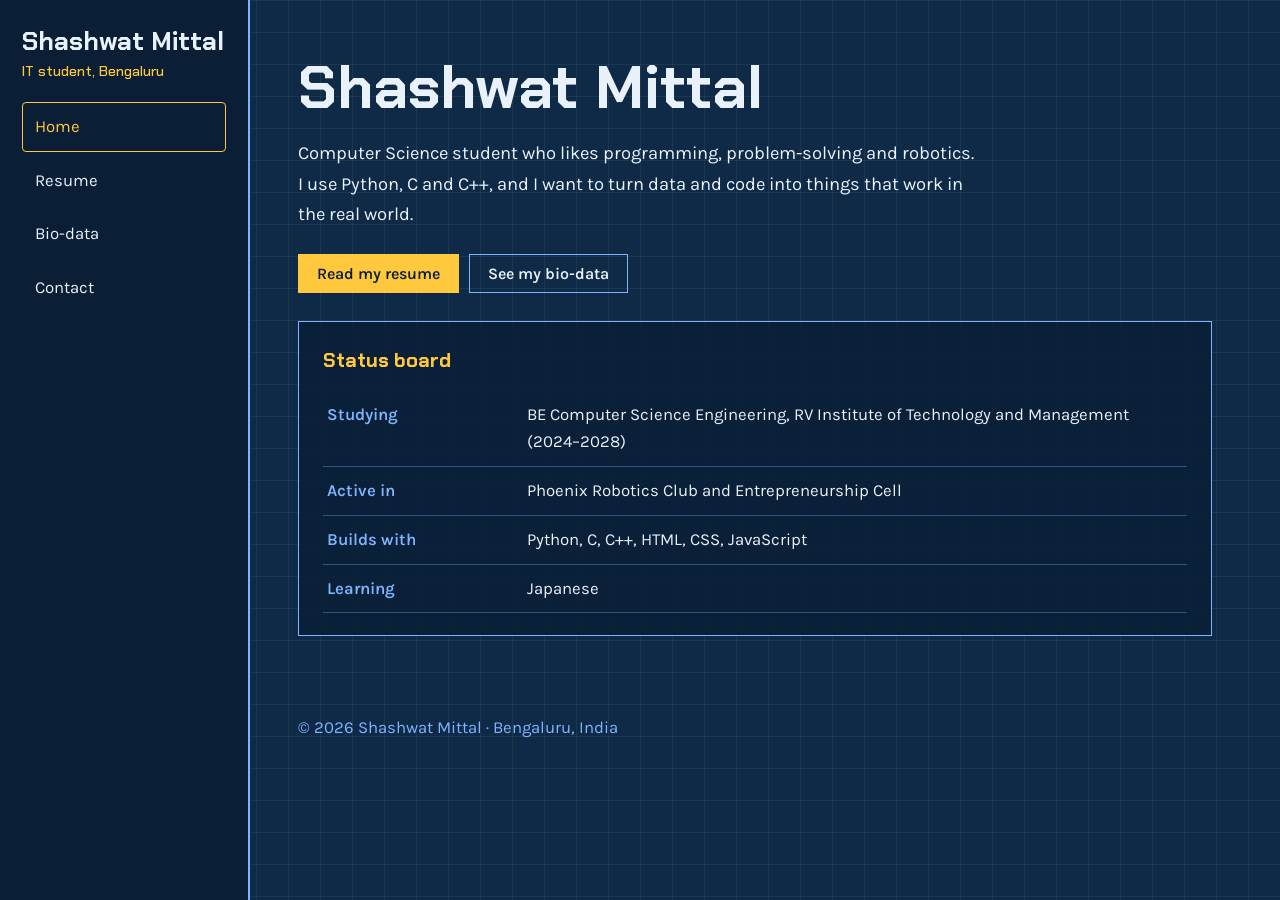
<file: index.html>
<!DOCTYPE html><html lang="en"><head><meta charset="UTF-8"><meta name="viewport" content="width=device-width,initial-scale=1"><title>Home | Shashwat Mittal</title><link rel="preconnect" href="https://fonts.googleapis.com"><link href="https://fonts.googleapis.com/css2?family=Chakra+Petch:wght@500;700&family=Karla:wght@400;600&display=swap" rel="stylesheet"><link rel="stylesheet" href="style.css"></head><body><aside id="side"><div class="brand">Shashwat Mittal<small>IT student, Bengaluru</small></div><button id="menu" aria-expanded="false">Menu</button><nav><a href="index.html" data-p="index">Home</a><a href="resume.html" data-p="resume">Resume</a><a href="biodata.html" data-p="biodata">Bio-data</a><a href="contact.html" data-p="contact">Contact</a></nav></aside><main>
<h1>Shashwat Mittal</h1>
<p class="lead">Computer Science student who likes programming, problem-solving and robotics. I use Python, C and C++, and I want to turn data and code into things that work in the real world.</p>
<a class="btn" href="resume.html">Read my resume</a><a class="btn alt" href="biodata.html">See my bio-data</a>
<div class="panel"><h2>Status board</h2><dl>
<dt>Studying</dt><dd>BE Computer Science Engineering, RV Institute of Technology and Management (2024&ndash;2028)</dd>
<dt>Active in</dt><dd>Phoenix Robotics Club and Entrepreneurship Cell</dd>
<dt>Builds with</dt><dd>Python, C, C++, HTML, CSS, JavaScript</dd>
<dt>Learning</dt><dd>Japanese</dd></dl></div>
</main><footer>&copy; 2026 Shashwat Mittal &middot; Bengaluru, India</footer><script src="https://cdnjs.cloudflare.com/ajax/libs/jquery/3.7.1/jquery.min.js"></script><script src="script.js"></script></body></html>
</file>
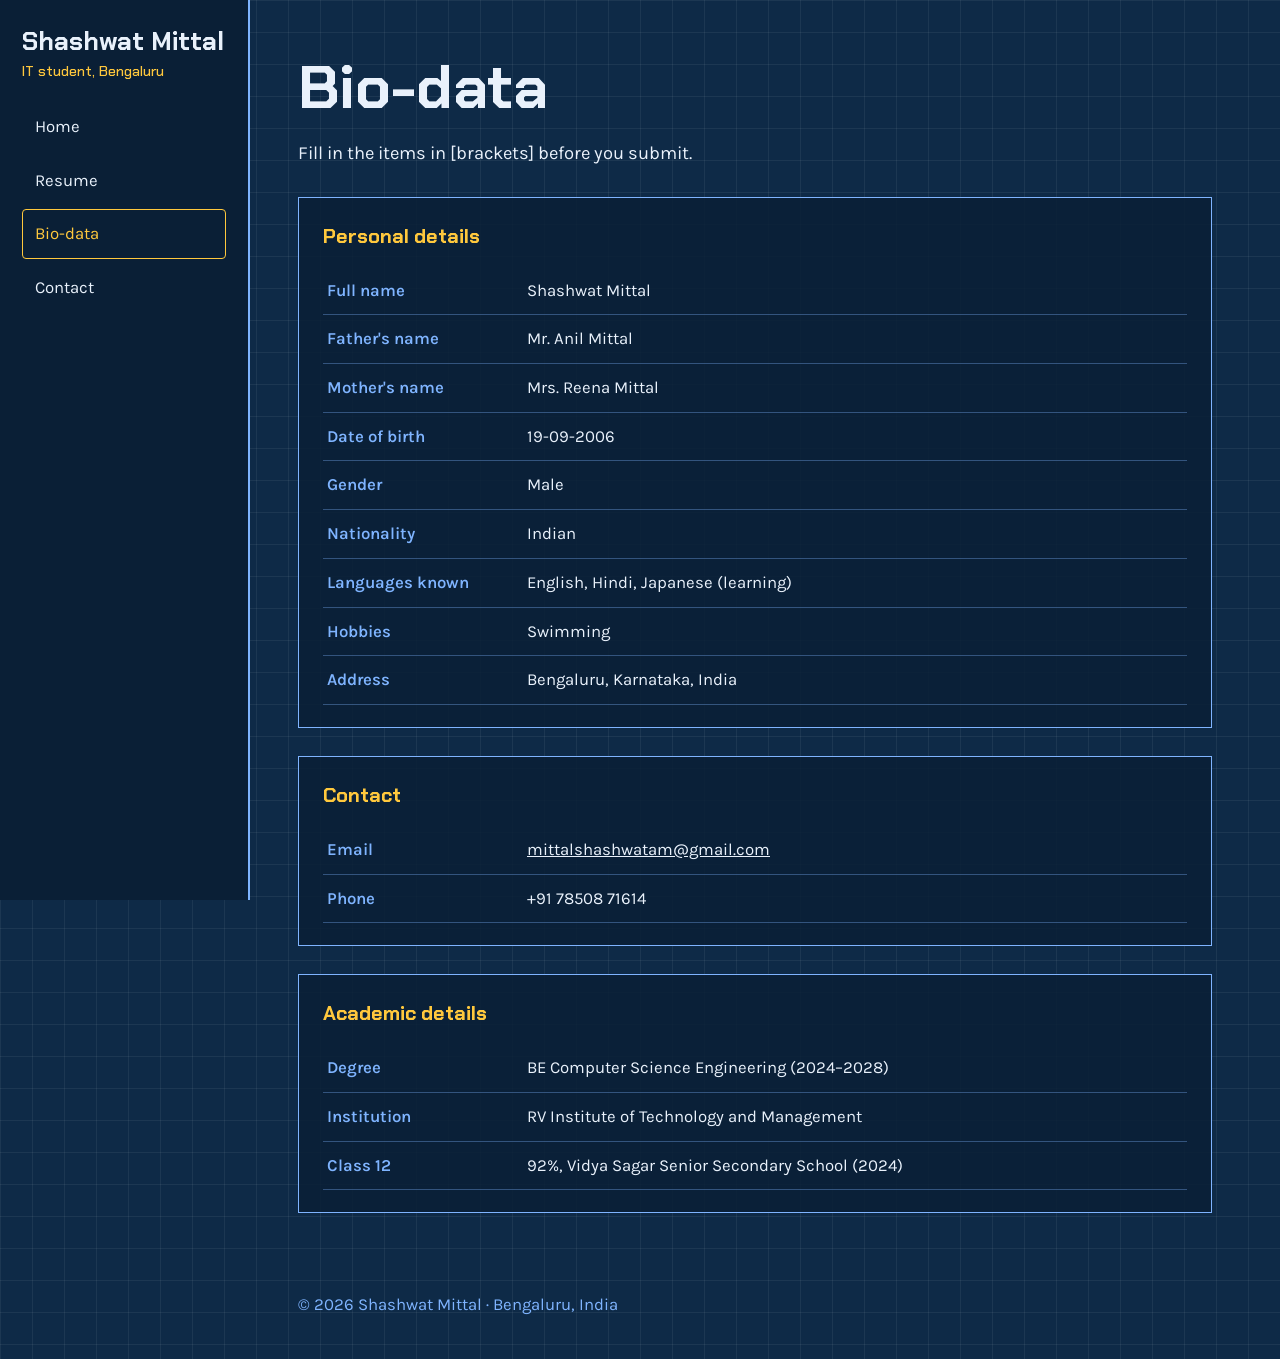
<file: biodata.html>
<!DOCTYPE html><html lang="en"><head><meta charset="UTF-8"><meta name="viewport" content="width=device-width,initial-scale=1"><title>Bio-data | Shashwat Mittal</title><link rel="preconnect" href="https://fonts.googleapis.com"><link href="https://fonts.googleapis.com/css2?family=Chakra+Petch:wght@500;700&family=Karla:wght@400;600&display=swap" rel="stylesheet"><link rel="stylesheet" href="style.css"></head><body><aside id="side"><div class="brand">Shashwat Mittal<small>IT student, Bengaluru</small></div><button id="menu" aria-expanded="false">Menu</button><nav><a href="index.html" data-p="index">Home</a><a href="resume.html" data-p="resume">Resume</a><a href="biodata.html" data-p="biodata">Bio-data</a><a href="contact.html" data-p="contact">Contact</a></nav></aside><main>
<h1>Bio-data</h1><p class="lead">Fill in the items in [brackets] before you submit.</p>
<div class="panel"><h2>Personal details</h2><dl>
<dt>Full name</dt><dd>Shashwat Mittal</dd>
<dt>Father's name</dt><dd>Mr. Anil Mittal</dd>
<dt>Mother's name</dt><dd>Mrs. Reena Mittal</dd>
<dt>Date of birth</dt><dd>19-09-2006</dd>
<dt>Gender</dt><dd>Male</dd>
<dt>Nationality</dt><dd>Indian</dd>
<dt>Languages known</dt><dd>English, Hindi, Japanese (learning)</dd>
<dt>Hobbies</dt><dd>Swimming</dd>
<dt>Address</dt><dd>Bengaluru, Karnataka, India</dd></dl></div>
<div class="panel"><h2>Contact</h2><dl>
<dt>Email</dt><dd><a style="color:inherit" href="mailto:mittalshashwatam@gmail.com">mittalshashwatam@gmail.com</a></dd>
<dt>Phone</dt><dd>+91 78508 71614</dd></dl></div>
<div class="panel"><h2>Academic details</h2><dl>
<dt>Degree</dt><dd>BE Computer Science Engineering (2024&ndash;2028)</dd>
<dt>Institution</dt><dd>RV Institute of Technology and Management</dd>
<dt>Class 12</dt><dd>92%, Vidya Sagar Senior Secondary School (2024)</dd></dl></div>
</main><footer>&copy; 2026 Shashwat Mittal &middot; Bengaluru, India</footer><script src="https://cdnjs.cloudflare.com/ajax/libs/jquery/3.7.1/jquery.min.js"></script><script src="script.js"></script></body></html>
</file>
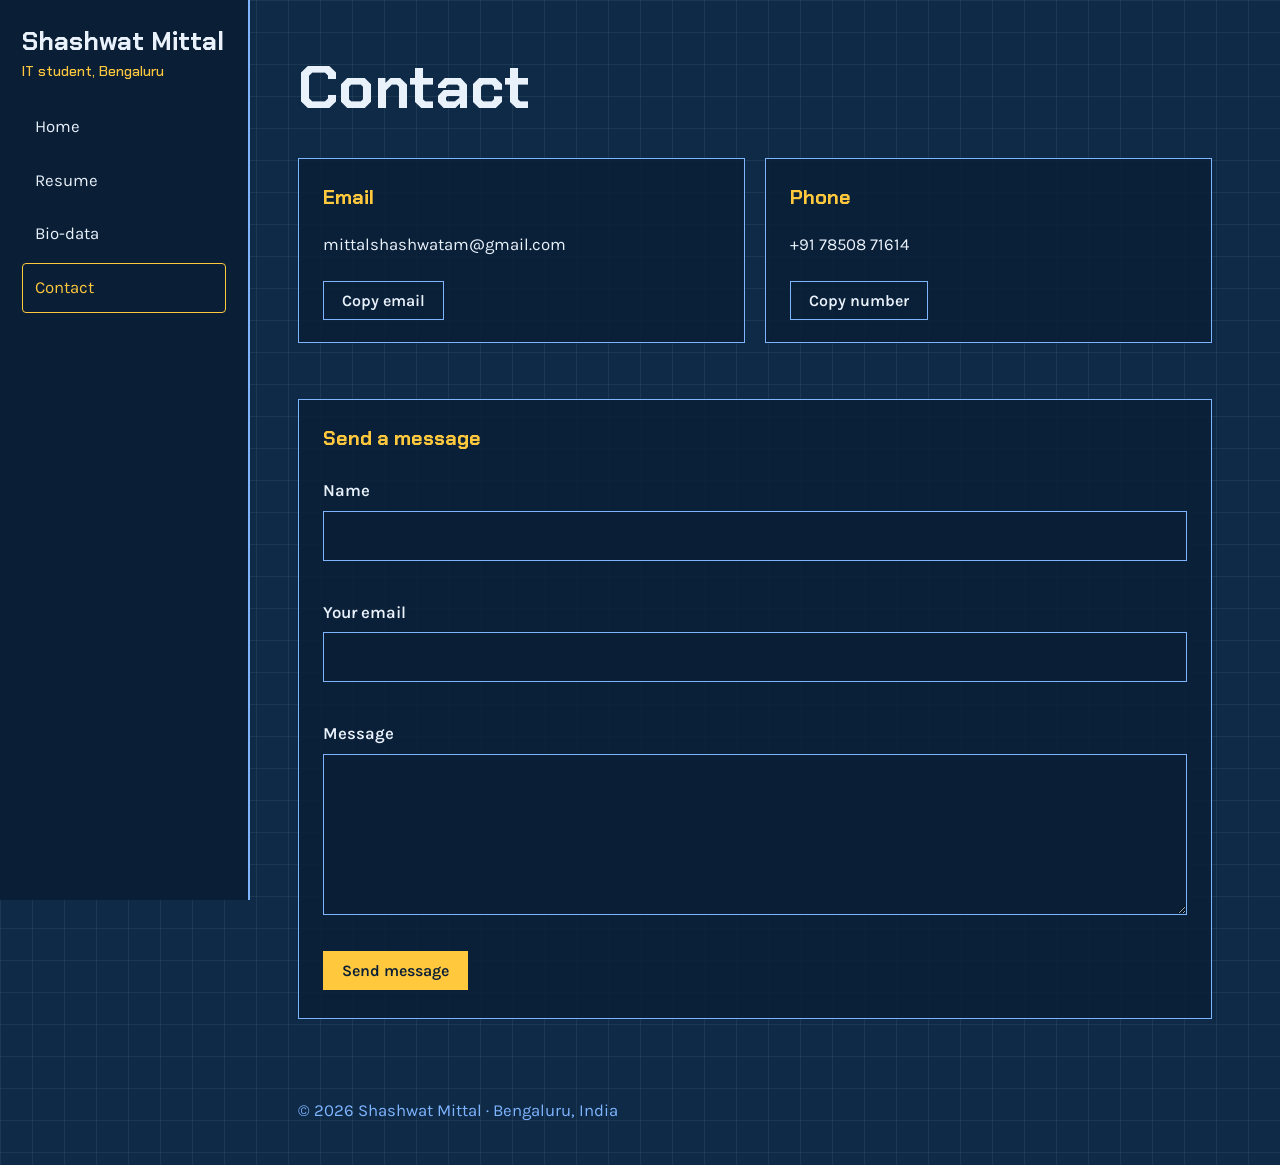
<file: contact.html>
<!DOCTYPE html><html lang="en"><head><meta charset="UTF-8"><meta name="viewport" content="width=device-width,initial-scale=1"><title>Contact | Shashwat Mittal</title><link rel="preconnect" href="https://fonts.googleapis.com"><link href="https://fonts.googleapis.com/css2?family=Chakra+Petch:wght@500;700&family=Karla:wght@400;600&display=swap" rel="stylesheet"><link rel="stylesheet" href="style.css"></head><body><aside id="side"><div class="brand">Shashwat Mittal<small>IT student, Bengaluru</small></div><button id="menu" aria-expanded="false">Menu</button><nav><a href="index.html" data-p="index">Home</a><a href="resume.html" data-p="resume">Resume</a><a href="biodata.html" data-p="biodata">Bio-data</a><a href="contact.html" data-p="contact">Contact</a></nav></aside><main>
<h1>Contact</h1>
<div class="grid"><div class="panel"><h2>Email</h2><p id="em">mittalshashwatam@gmail.com</p><button class="copy" data-c="#em">Copy email</button></div>
<div class="panel"><h2>Phone</h2><p id="ph">+91 78508 71614</p><button class="copy" data-c="#ph">Copy number</button></div></div>
<div class="panel"><h2>Send a message</h2><form id="cf" novalidate>
<label for="n">Name</label><input id="n"><div class="err" id="en"></div>
<label for="e">Your email</label><input id="e" type="email"><div class="err" id="ee"></div>
<label for="m">Message</label><textarea id="m" rows="5"></textarea><div class="err" id="em2"></div>
<div><button class="btn" type="submit">Send message</button></div><div id="out" role="status"></div></form></div>
</main><footer>&copy; 2026 Shashwat Mittal &middot; Bengaluru, India</footer><script src="https://cdnjs.cloudflare.com/ajax/libs/jquery/3.7.1/jquery.min.js"></script><script src="script.js"></script></body></html>
</file>
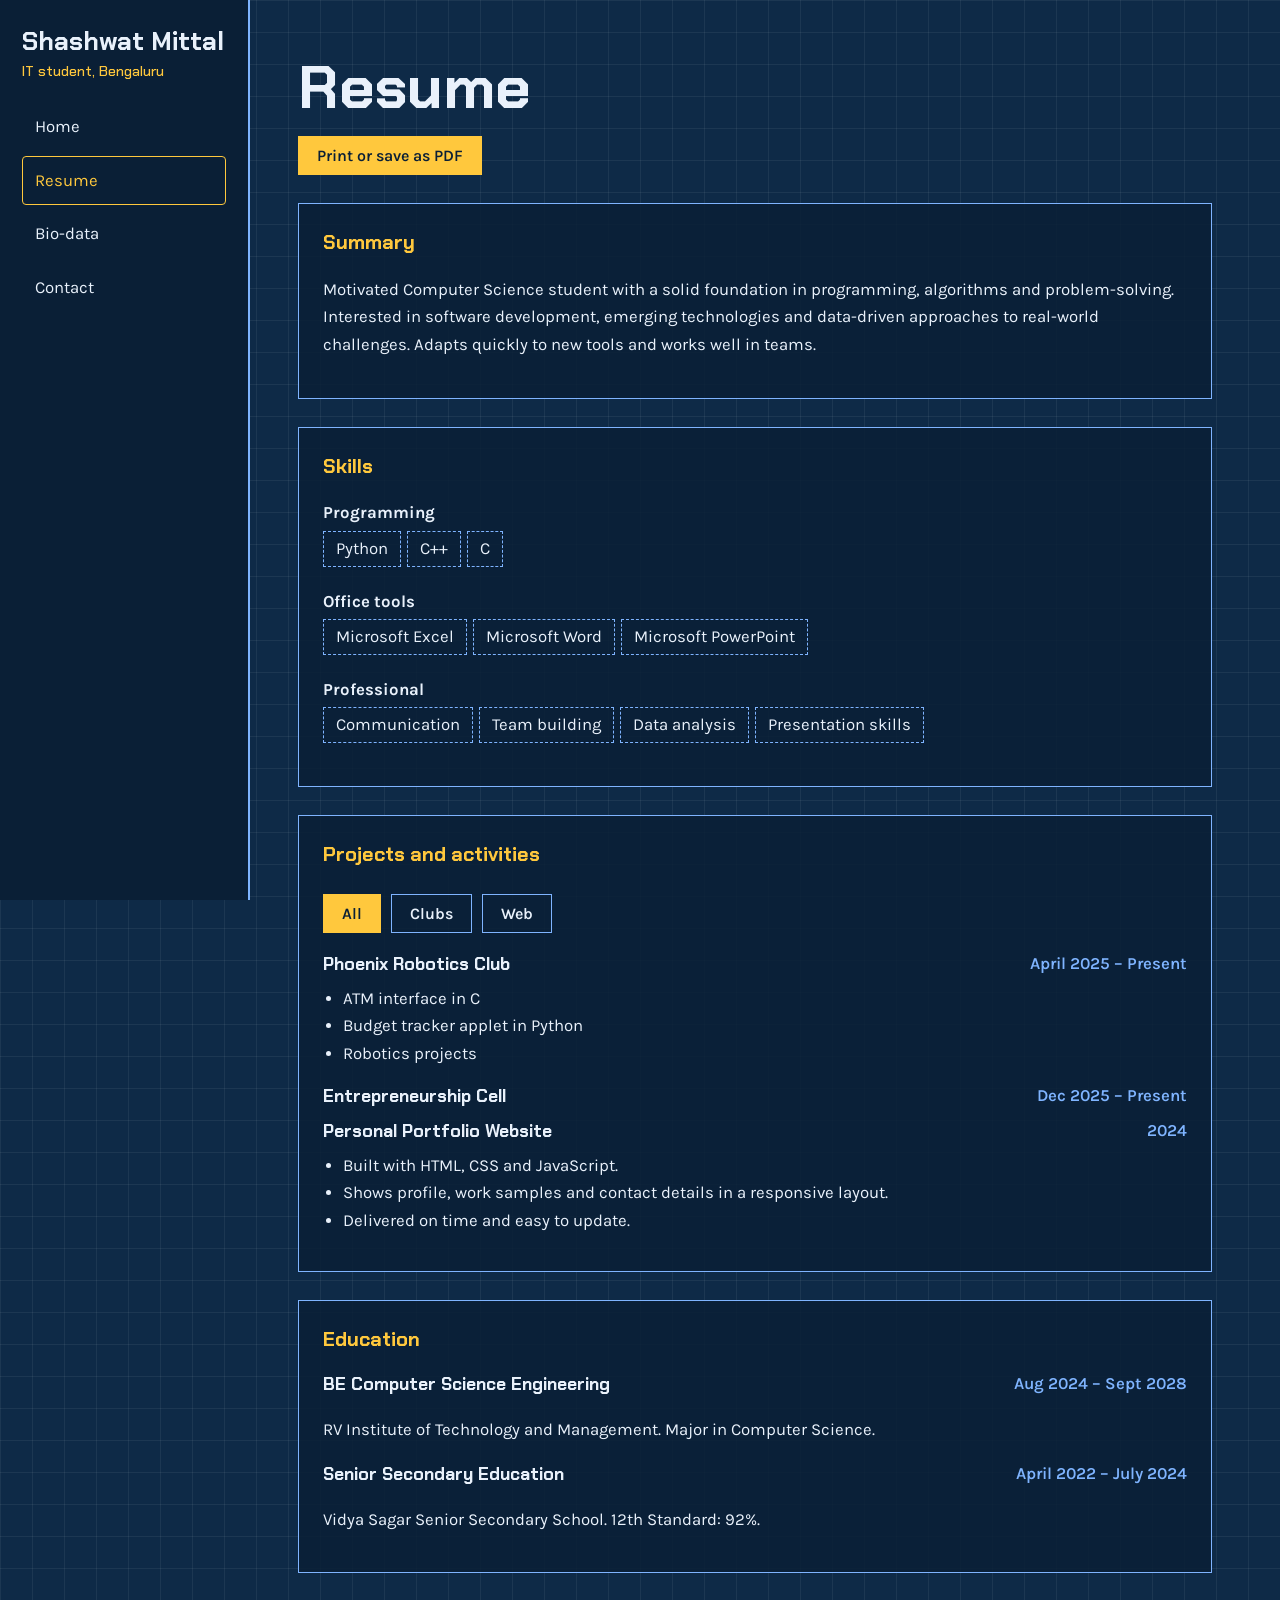
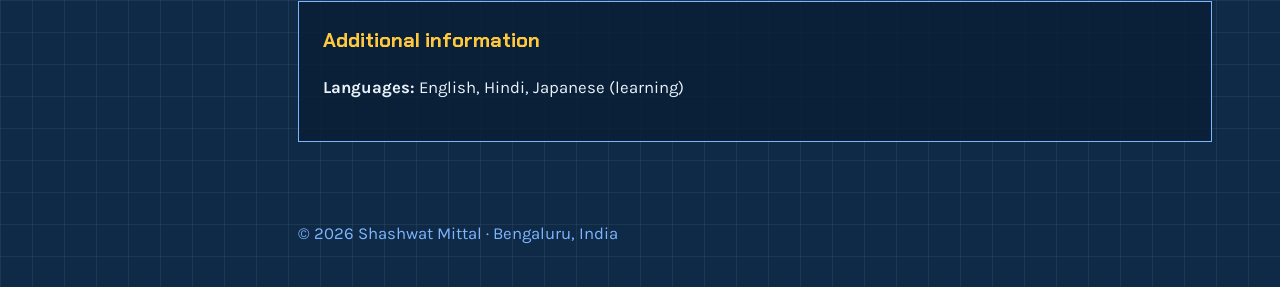
<file: resume.html>
<!DOCTYPE html><html lang="en"><head><meta charset="UTF-8"><meta name="viewport" content="width=device-width,initial-scale=1"><title>Resume | Shashwat Mittal</title><link rel="preconnect" href="https://fonts.googleapis.com"><link href="https://fonts.googleapis.com/css2?family=Chakra+Petch:wght@500;700&family=Karla:wght@400;600&display=swap" rel="stylesheet"><link rel="stylesheet" href="style.css"></head><body><aside id="side"><div class="brand">Shashwat Mittal<small>IT student, Bengaluru</small></div><button id="menu" aria-expanded="false">Menu</button><nav><a href="index.html" data-p="index">Home</a><a href="resume.html" data-p="resume">Resume</a><a href="biodata.html" data-p="biodata">Bio-data</a><a href="contact.html" data-p="contact">Contact</a></nav></aside><main>
<h1>Resume</h1><button class="btn" onclick="window.print()">Print or save as PDF</button>
<div class="panel"><h2>Summary</h2><p>Motivated Computer Science student with a solid foundation in programming, algorithms and problem-solving. Interested in software development, emerging technologies and data-driven approaches to real-world challenges. Adapts quickly to new tools and works well in teams.</p></div>
<div class="panel"><h2>Skills</h2>
<p><strong>Programming</strong><br><span class="chip">Python</span><span class="chip">C++</span><span class="chip">C</span></p>
<p><strong>Office tools</strong><br><span class="chip">Microsoft Excel</span><span class="chip">Microsoft Word</span><span class="chip">Microsoft PowerPoint</span></p>
<p><strong>Professional</strong><br><span class="chip">Communication</span><span class="chip">Team building</span><span class="chip">Data analysis</span><span class="chip">Presentation skills</span></p></div>
<div class="panel"><h2>Projects and activities</h2>
<p><button class="f on" data-f="all">All</button><button class="f" data-f="club">Clubs</button><button class="f" data-f="web">Web</button></p>
<div class="item" data-t="club"><div class="entry"><h3>Phoenix Robotics Club</h3><span class="when">April 2025 &ndash; Present</span></div><ul><li>ATM interface in C</li><li>Budget tracker applet in Python</li><li>Robotics projects</li></ul></div>
<div class="item" data-t="club"><div class="entry"><h3>Entrepreneurship Cell</h3><span class="when">Dec 2025 &ndash; Present</span></div></div>
<div class="item" data-t="web"><div class="entry"><h3>Personal Portfolio Website</h3><span class="when">2024</span></div><ul><li>Built with HTML, CSS and JavaScript.</li><li>Shows profile, work samples and contact details in a responsive layout.</li><li>Delivered on time and easy to update.</li></ul></div></div>
<div class="panel"><h2>Education</h2>
<div class="entry"><h3>BE Computer Science Engineering</h3><span class="when">Aug 2024 &ndash; Sept 2028</span></div><p>RV Institute of Technology and Management. Major in Computer Science.</p>
<div class="entry"><h3>Senior Secondary Education</h3><span class="when">April 2022 &ndash; July 2024</span></div><p>Vidya Sagar Senior Secondary School. 12th Standard: 92%.</p></div>
<div class="panel"><h2>Additional information</h2><p><strong>Languages:</strong> English, Hindi, Japanese (learning)</p></div>
</main><footer>&copy; 2026 Shashwat Mittal &middot; Bengaluru, India</footer><script src="https://cdnjs.cloudflare.com/ajax/libs/jquery/3.7.1/jquery.min.js"></script><script src="script.js"></script></body></html>
</file>
<file: style.css>
:root{--bg:#0e2a47;--deep:#0a1f36;--ink:#e9f1fb;--line:#7fb4ff;--hi:#ffc83d}
*{box-sizing:border-box}
body{margin:0;background:var(--bg);background-image:linear-gradient(rgba(255,255,255,.06) 1px,transparent 1px),linear-gradient(90deg,rgba(255,255,255,.06) 1px,transparent 1px);background-size:32px 32px;color:var(--ink);font-family:Karla,Verdana,sans-serif;line-height:1.65;font-size:1.05rem}
h1,h2,h3,.brand{font-family:'Chakra Petch',Arial,sans-serif}
aside{position:fixed;inset:0 auto 0 0;width:250px;background:var(--deep);border-right:2px solid var(--line);padding:28px 22px;display:flex;flex-direction:column;gap:22px;z-index:5}
.brand{font-size:1.6rem;font-weight:700;line-height:1.1}
.brand small{display:block;color:var(--hi);font-size:.9rem;font-weight:500;margin-top:8px}
aside nav a{display:block;padding:10px 12px;color:var(--ink);text-decoration:none;border:1px solid transparent;border-radius:4px;margin-bottom:4px}
aside nav a:hover,aside nav a.active{border-color:var(--hi);color:var(--hi)}
a:focus-visible,button:focus-visible,input:focus-visible,textarea:focus-visible{outline:3px solid var(--hi);outline-offset:2px}
#menu{display:none;background:none;border:1px solid var(--line);color:var(--ink);padding:8px 14px;font:inherit;cursor:pointer}
main{margin-left:250px;padding:56px 48px 30px;max-width:1010px}
h1{font-size:clamp(2.2rem,6vw,3.8rem);line-height:1.05;margin:0 0 10px}
.lead{max-width:62ch;font-size:1.15rem}
.panel{border:1px solid var(--line);background:rgba(10,31,54,.85);padding:22px 24px;margin:28px 0}
.panel>h2{font-size:1.25rem;margin:0 0 14px;color:var(--hi)}
.entry{display:flex;justify-content:space-between;gap:16px;flex-wrap:wrap;margin-bottom:6px}
.entry h3{margin:0;font-size:1.1rem}.when{color:var(--line);font-weight:600}
ul{margin:6px 0 14px;padding-left:20px}
.chip{display:inline-block;border:1px dashed var(--line);padding:3px 12px;margin:4px 6px 4px 0}
.grid{display:grid;grid-template-columns:repeat(auto-fit,minmax(240px,1fr));gap:20px}
.btn,.f,.copy{display:inline-block;background:var(--hi);color:var(--deep);border:1px solid var(--hi);padding:9px 18px;text-decoration:none;font:600 1rem Karla,sans-serif;cursor:pointer;margin:6px 10px 0 0}
.btn.alt,.f,.copy{background:none;color:var(--ink);border-color:var(--line)}
.f.on{background:var(--hi);color:var(--deep);border-color:var(--hi)}
.hide{display:none}
dl{display:grid;grid-template-columns:200px 1fr;margin:0}
dt,dd{margin:0;padding:10px 4px;border-bottom:1px solid rgba(127,180,255,.35)}
dt{color:var(--line);font-weight:600}
form{display:grid;gap:6px}
label{font-weight:600;margin-top:8px}
input,textarea{padding:10px;background:var(--deep);border:1px solid var(--line);color:var(--ink);font:inherit}
.err{color:#ff9d9d;min-height:1.2em;font-size:.95rem}.ok{color:var(--hi);font-weight:600}
footer{margin-left:250px;padding:20px 48px 40px;color:var(--line)}
@media print{aside,footer,.btn,.f,#menu{display:none}main{margin:0}body{background:#fff;color:#000}.panel{background:#fff;border-color:#000}.panel>h2,.when{color:#000}}
@media(max-width:800px){aside{position:static;width:auto;padding:16px 18px;gap:12px;border-right:0;border-bottom:2px solid var(--line)}
#menu{display:inline-block;align-self:flex-start}aside nav{display:none}aside.open nav{display:block}
main,footer{margin-left:0;padding:28px 18px}dl{grid-template-columns:1fr}dt{border:0;padding-bottom:0}}
</file>
